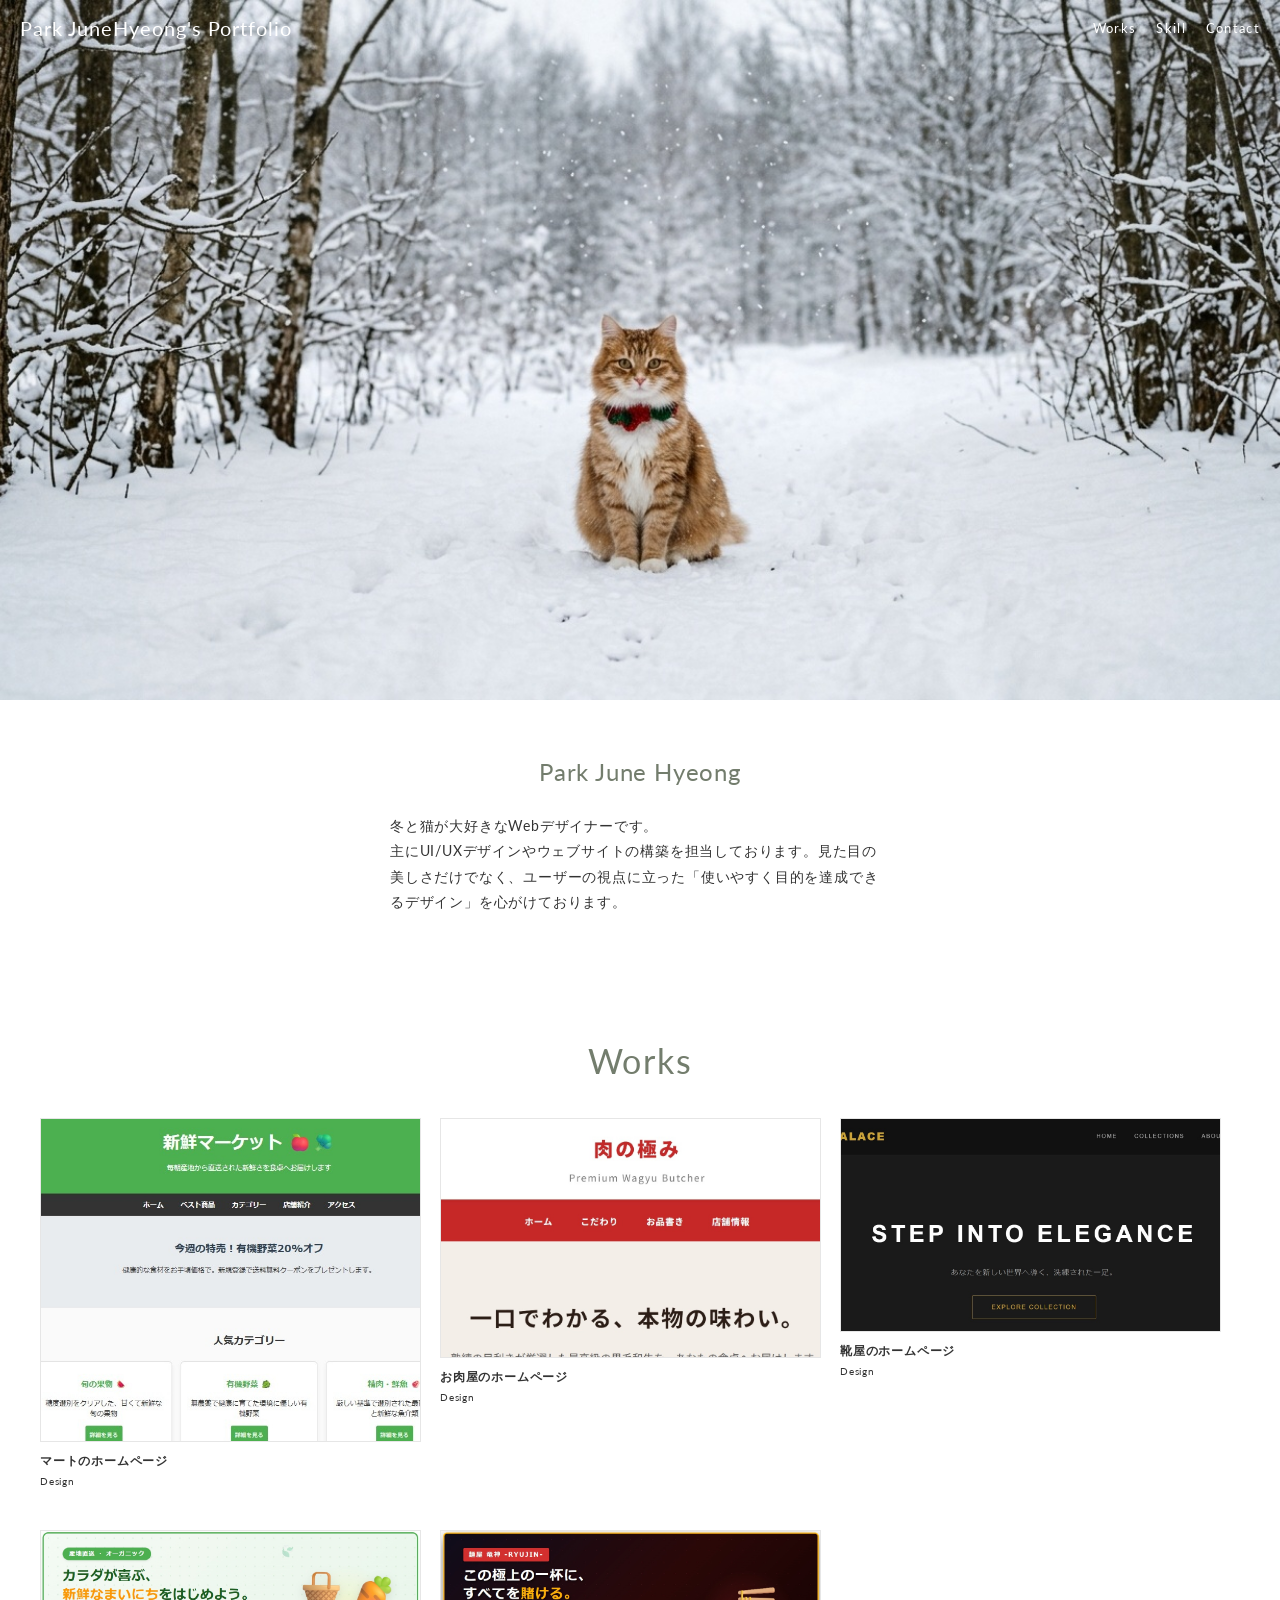
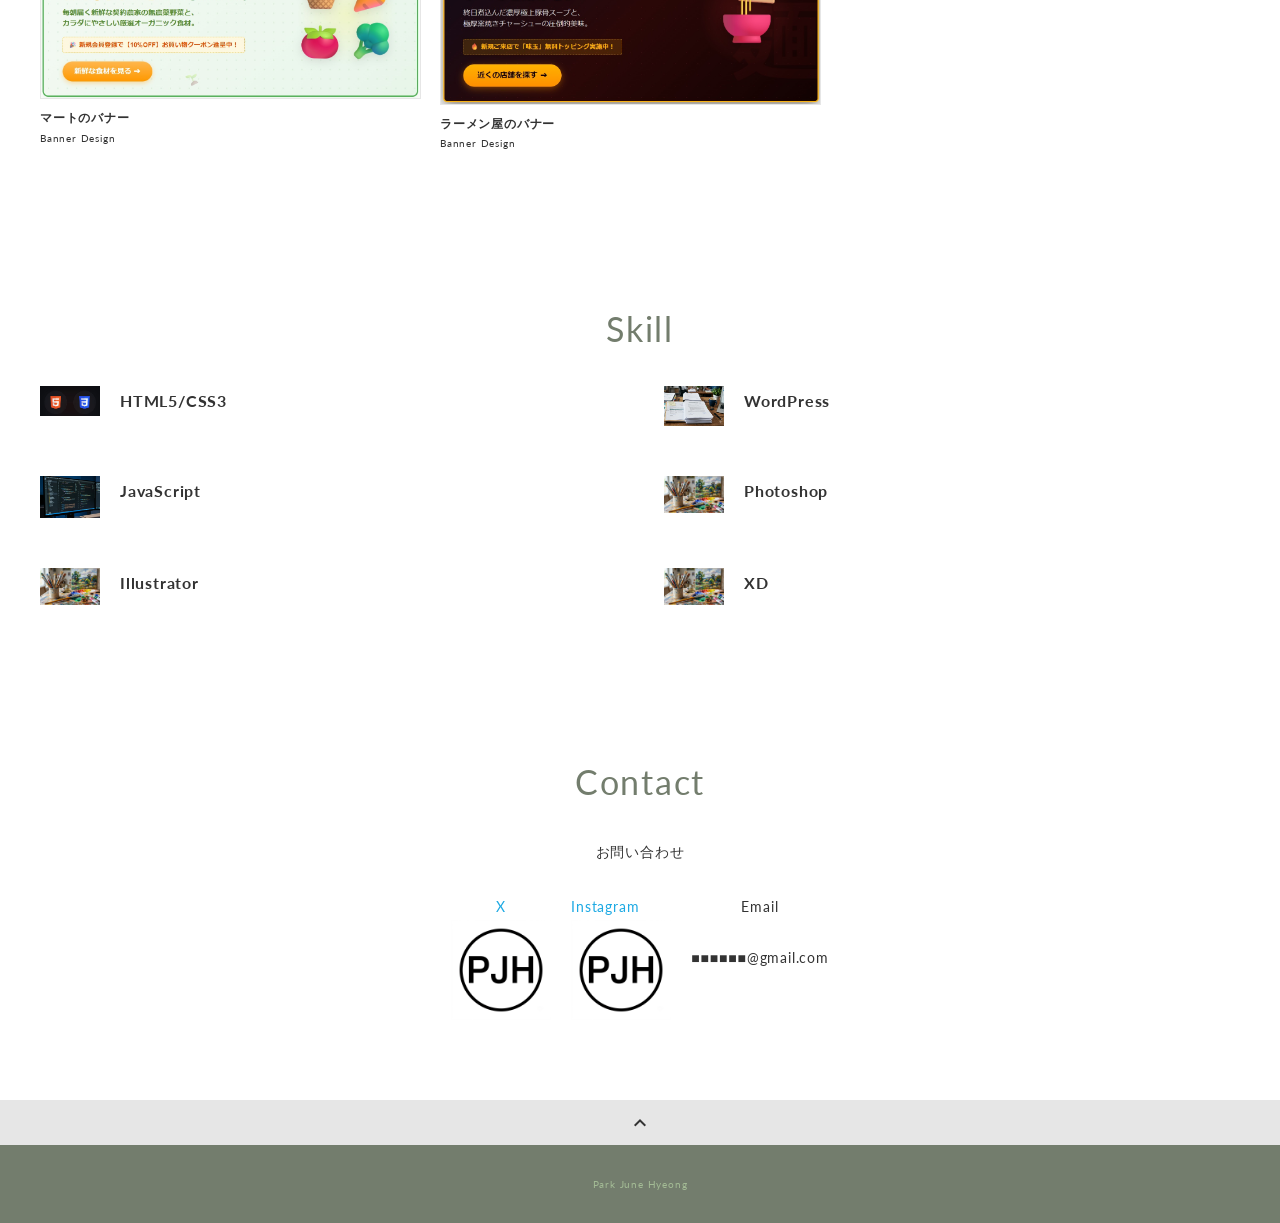
<file: wi260051_portfolio_/index.html>
<!DOCTYPE html>
<html>
<head> 
  <meta charset="utf-8">
  <meta name="viewport" content="width=device-width,initial-scale=1.0,user-scalable=no">
  <meta property='og:type' content='website'>
  <meta property='og:title' content='WebデザイナーPark June Hyeong ポートフォリオ'>
  <meta property='og:url' content='URLが入る'>
  <meta property='og:description' content='Park June Hyeongのポートフォリオサイトです。'>
  <meta property="og:image" content="img/ogp.png">
  <meta name="description" content="Park June Hyeongのポートフォリオサイトです" />
  <title>Park JuneHyeong ポートフォリオ</title>
  <link rel="preconnect" href="https://fonts.gstatic.com">
  <link href="https://fonts.googleapis.com/css2?family=Lato&display=swap" rel="stylesheet">
  <link href="https://fonts.googleapis.com/css?family=Material+Icons+Outlined" rel="stylesheet">
  <link href="css/ress.css" media="all" rel="stylesheet" type="text/css" />
  <link href="css/style.css" media="all" rel="stylesheet" type="text/css" />
  <link rel="shortcut icon" href="img/favicon.ico" />
  <link rel=”canonical” href=”URLが入る” />
</head>

<body>
  <div class="wrapper">

    <!-- header -->
    <header class="header">
      <div class="header-inner">
        <h1 class="header-logo">
          <a href="./index.html">Park JuneHyeong's Portfolio</a>
        </h1>
        <nav class="header-nav">
          <ul class="header-nav-list">
            <li class="header-nav-item"><a href="#works">Works</a></li>
            <li class="header-nav-item"><a href="#skill">Skill</a></li>
            <li class="header-nav-item"><a href="#contact">Contact</a></li>
          </ul>
        </nav>
      </div>
    </header>
    <!-- /header -->

    <main class="content">

      <!-- main-visual -->
      <div class="main-visual">
        <div class="main-visual-img"></div>
      </div>
      <!-- /main-visual -->

      <div class="profile">
        <div class="inner">
          <p class="profile-title">Park June Hyeong</p>
          <p class="profile-text">
            冬と猫が大好きなWebデザイナーです。<br> 主にUI/UXデザインやウェブサイトの構築を担当しております。見た目の美しさだけでなく、ユーザーの視点に立った「使いやすく目的を達成できるデザイン」を心がけております。
          </p>
        </div>
      </div>

      <!-- works -->
      <section class="works section" id="works">
        <div class="inner">
          <h2 class="title">Works</h2>
          <div class="works-list">
            <a class="works-item" href="sample1.html">
              <p class="works-img"><img src="img/sample1-thumb.jpg"  alt="" /></p>
              <p class="works-name">マートのホームページ</p>
              <p class="works-info">Design</p>
            </a>
            <a class="works-item" href="sample2.html">
              <p class="works-img"><img src="img/sample2-thumb.jpg" alt="" /></p>
              <p class="works-name">お肉屋のホームページ</p>
              <p class="works-info">Design</p>
            </a>
            <a class="works-item" href="sample3.html">
              <p class="works-img"><img src="img/sample3-thumb.jpg"  alt="" /></p>
              <p class="works-name">靴屋のホームページ</p>
              <p class="works-info">Design</p>
            </a>
            <a class="works-item" href="sample4.html">
              <p class="works-img"><img src="img/sample4-thumb.jpg" alt="" /></p>
              <p class="works-name">マートのバナー</p>
              <p class="works-info">Banner Design</p>
            </a>
            <a class="works-item" href="sample5.html">
              <p class="works-img"><img src="img/sample5-thumb.jpg" alt="" /></p>
              <p class="works-name">ラーメン屋のバナー</p>
              <p class="works-info">Banner Design</p>
            </a>
          </div>
        </div>
      </section>
      <!-- /works -->

      <!-- skill -->
      <section class="skill section" id="skill">
        <div class="inner">
          <h2 class="title">Skill</h2>
          <div class="skill-list">
            <div class="skill-item">
              <p class="skill-img"><img src="img/html.jpg" alt=""></p>
              <div class="skill-body">
                <h3 class="skill-name">HTML5/CSS3</h3>
                <p class="skill-text">
                  </p>
              </div>
            </div>
            <div class="skill-item">
              <p class="skill-img"><img src="img/icon_skill1.png" alt=""></p>
              <div class="skill-body">
                <h3 class="skill-name">WordPress</h3>
                <p class="skill-text">
                  </p>
              </div>
            </div>
            <div class="skill-item">
              <p class="skill-img"><img src="img/icon_skill3.png" alt=""></p>
              <div class="skill-body">
                <h3 class="skill-name">JavaScript</h3>
                <p class="skill-text">
                  </p>
              </div>
            </div>
            <div class="skill-item">
              <p class="skill-img"><img src="img/icon_skill2.png" alt=""></p>
              <div class="skill-body">
                <h3 class="skill-name">Photoshop</h3>
                <p class="skill-text">
                  </p>
              </div>
            </div>
            <div class="skill-item">
              <p class="skill-img"><img src="img/icon_skill2.png" alt=""></p>
              <div class="skill-body">
                <h3 class="skill-name">Illustrator</h3>
                <p class="skill-text">
                  </p>
              </div>
            </div>
            <div class="skill-item">
              <p class="skill-img"><img src="img/icon_skill2.png" alt=""></p>
              <div class="skill-body">
                <h3 class="skill-name">XD</h3>
                <p class="skill-text">
                  </p>
              </div>
            </div>
          </div>
        </div>
      </section>
      <!-- /skill -->

      <!-- contact -->
      <section class="contact section" id="contact">
        <div class="inner">
          <h2 class="title">Contact</h2>
          <p class="lead">
            お問い合わせ<br class="sp-only"></p>
          <div class="contact-list">
            <a class="contact-item" href="https://x.com/" target="_blank" rel="noopener"><p>X</p><img src="img/PJH.png" width="100"></a>
            <a class="contct-item" href="https://www.instagram.com/" target="_blank" rel="noopener" ><p>Instagram</p><img src="img/PJH.png" width="100"></a>
            <span class="contact-item">Email<br></br><p>■■■■■■@gmail.com</p></span>
          </div>
        </div>
      </section>
      <!-- /contact -->
      <div class="page-top" id="js-page-top">
        <span class="material-icons-outlined">expand_less</span>
      </div>
    </main>

    <!-- footer -->
    <footer class="footer">
      <div class="copyright">Park June Hyeong</div>
    </footer>
    <!-- /footer -->

  </div>
  <script src="https://ajax.googleapis.com/ajax/libs/jquery/3.5.1/jquery.min.js"></script>
  <script type='text/javascript' src="js/script.js"></script>
</body>
</html>
</file>
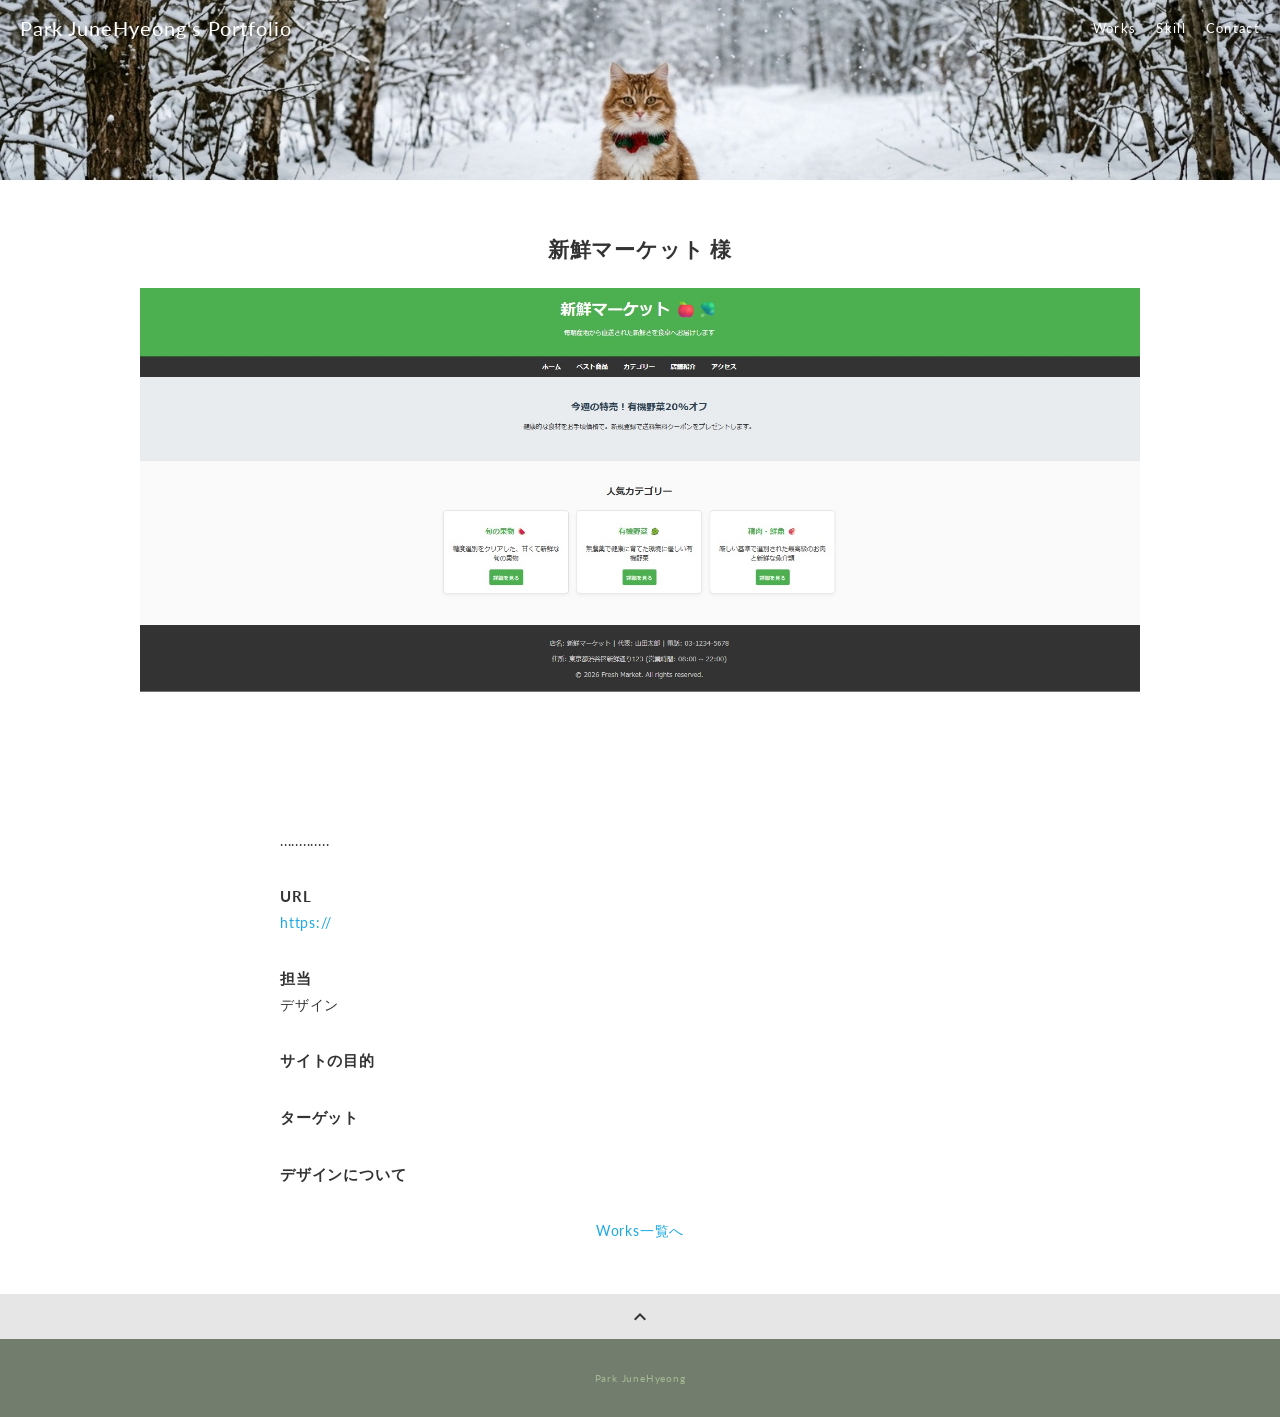
<file: wi260051_portfolio_/sample1.html>
<!DOCTYPE html>
<html>
<head>
  <meta charset="utf-8">
  <meta name="viewport" content="width=device-width,initial-scale=1.0,user-scalable=no">
  <meta property='og:type' content='website'>
  <meta property='og:title' content='WebデザイナーHanako Yamada ポートフォリオ'>
  <meta property='og:url' content='URLが入る'>
  <meta property='og:description' content='Hanako Yamadaのポートフォリオサイトです。'>
  <meta property="og:image" content="img/ogp.png">
  <meta name="description" content="Hanako Yamadaのポートフォリオサイトです" />
  <title>Park JuneHyeong ポートフォリオ</title>
  <link rel="preconnect" href="https://fonts.gstatic.com">
  <link href="https://fonts.googleapis.com/css2?family=Lato&display=swap" rel="stylesheet">
  <link href="https://fonts.googleapis.com/css?family=Material+Icons+Outlined" rel="stylesheet">
  <link href="css/ress.css" media="all" rel="stylesheet" type="text/css" />
  <link href="css/style.css" media="all" rel="stylesheet" type="text/css" />
  <link rel="shortcut icon" href="img/favicon.ico" />
  <link rel=”canonical” href=”URLが入る” />
</head>
 
<body>
  <div class="wrapper">

    <!-- header -->
    <header class="header">
      <div class="header-inner">
        <h1 class="header-logo">
          <a href="./index.html">Park JuneHyeong's Portfolio</a>
        </h1>
        <nav class="header-nav">
          <ul class="header-nav-list">
            <li class="header-nav-item"><a href="./index.html#works">Works</a></li>
            <li class="header-nav-item"><a href="./index.html#skill">Skill</a></li>
            <li class="header-nav-item"><a href="./index.html#contact">Contact</a></li>
          </ul>
        </nav>
      </div>
    </header>
    <!-- /header -->

    <main class="content">

      <!-- sub-main-visual -->
      <div class="sub-main-visual">
        <div class="sub-main-visual-img"></div>
      </div>
      <!-- /sub-main-visual -->

      <article class="article">
        <div class="article-inner">
          <h2 class="article-title">新鮮マーケット 様</h2>
          <p class="article-img">
            <img src="img/sample1.jpg" alt="">
          </p>
          <div class="article-body">
            <p>.............
            </p>
            <h3 class="article-info-title">URL</h3>
            <p><a href="https://" target="_blank" rel="noopener">https://</a></p>
            <h3 class="article-info-title">担当</h3>
            <p>デザイン</p>
            <h3 class="article-info-title">サイトの目的</h3>
            <p></p>
            <h3 class="article-info-title">ターゲット</h3>
            <p></p>
            <h3 class="article-info-title">デザインについて</h3>
            <p>
              </p>
          </div>
          <div class="home-link">
            <a href="./index.html#works">Works一覧へ</a>
          </div>
        </div>
      </article>



      <div class="page-top" id="js-page-top">
        <span class="material-icons-outlined">expand_less</span>
      </div>
    </main>

    <!-- footer -->
    <footer class="footer">
      <div class="copyright">Park JuneHyeong</div>
    </footer>
    <!-- /footer -->

  </div>
  <script src="https://ajax.googleapis.com/ajax/libs/jquery/3.5.1/jquery.min.js"></script>
  <script type='text/javascript' src="js/script.js"></script>
</body>
</html>
</file>
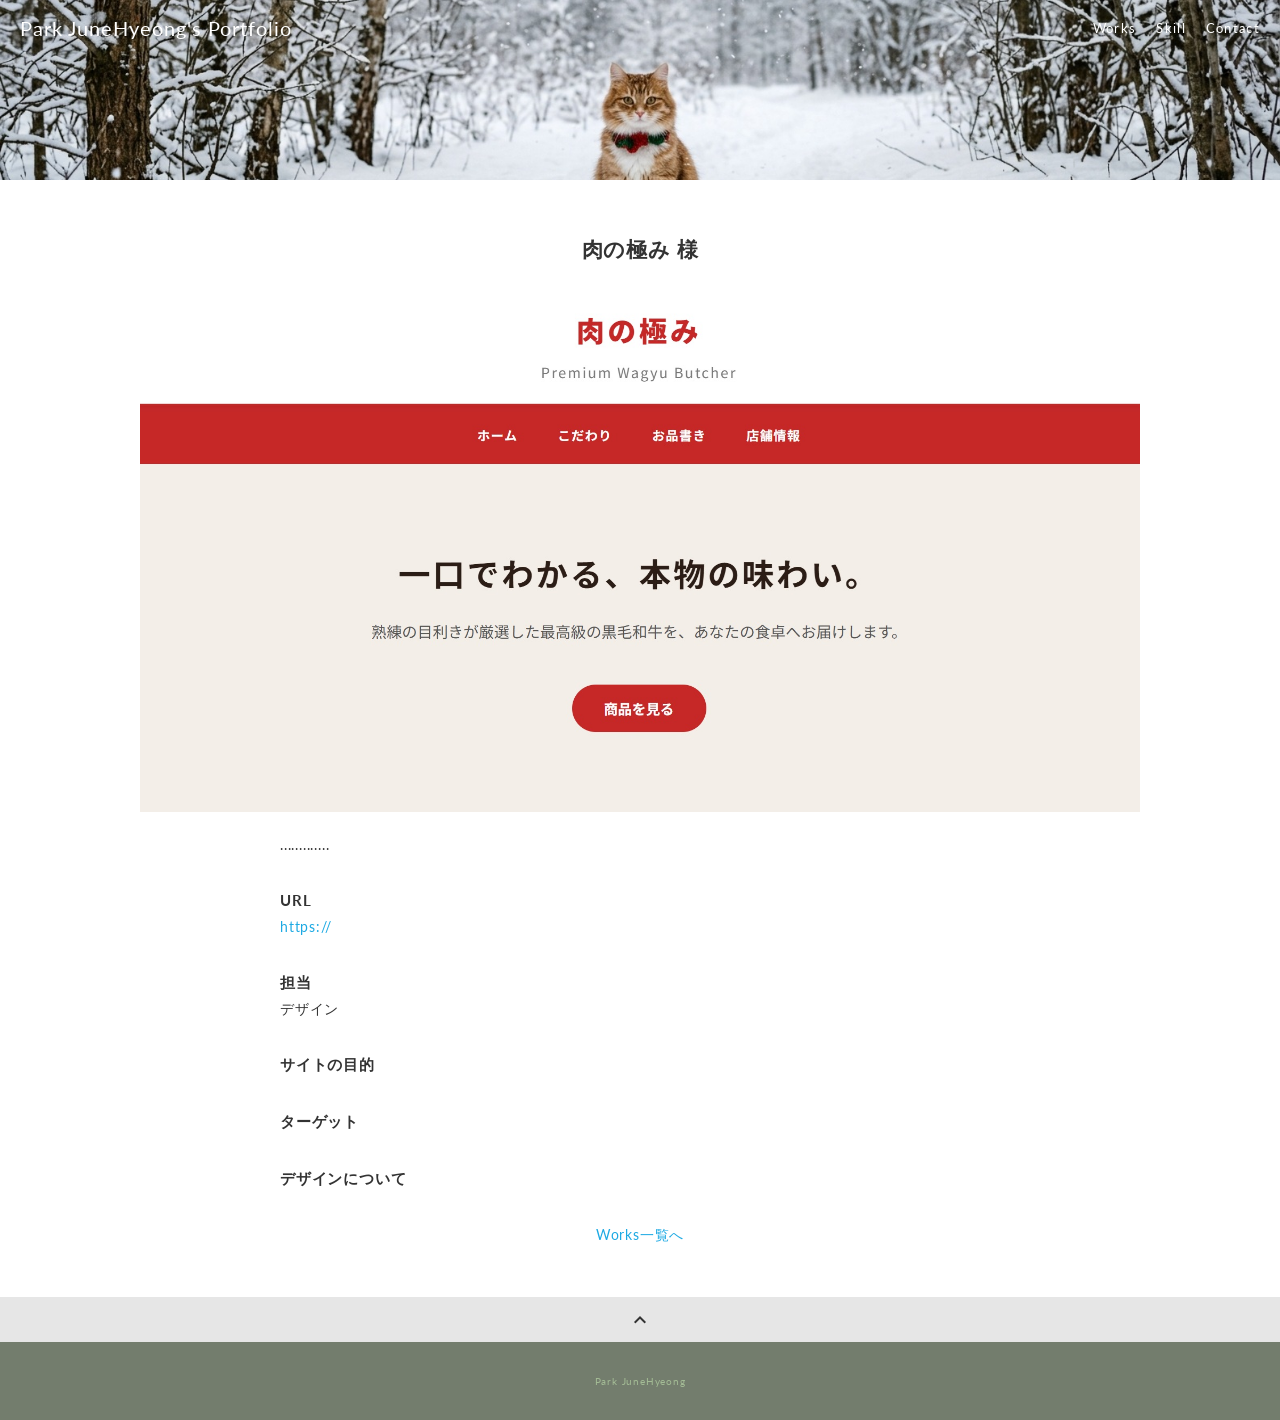
<file: wi260051_portfolio_/sample2.html>
<!DOCTYPE html>
<html>
<head>
  <meta charset="utf-8">
  <meta name="viewport" content="width=device-width,initial-scale=1.0,user-scalable=no">
  <meta property='og:type' content='website'>
  <meta property='og:title' content='WebデザイナーHanako Yamada ポートフォリオ'>
  <meta property='og:url' content='URLが入る'>
  <meta property='og:description' content='Hanako Yamadaのポートフォリオサイトです。'>
  <meta property="og:image" content="img/ogp.png">
  <meta name="description" content="Hanako Yamadaのポートフォリオサイトです" />
  <title>Park JuneHyeong ポートフォリオ</title>
  <link rel="preconnect" href="https://fonts.gstatic.com">
  <link href="https://fonts.googleapis.com/css2?family=Lato&display=swap" rel="stylesheet">
  <link href="https://fonts.googleapis.com/css?family=Material+Icons+Outlined" rel="stylesheet">
  <link href="css/ress.css" media="all" rel="stylesheet" type="text/css" />
  <link href="css/style.css" media="all" rel="stylesheet" type="text/css" />
  <link rel="shortcut icon" href="img/favicon.ico" />
  <link rel=”canonical” href=”URLが入る” />
</head>

<body>
  <div class="wrapper">

    <!-- header -->
    <header class="header">
      <div class="header-inner">
        <h1 class="header-logo">
          <a href="./index.html">Park JuneHyeong's Portfolio</a>
        </h1>
        <nav class="header-nav">
          <ul class="header-nav-list">
            <li class="header-nav-item"><a href="./index.html#works">Works</a></li>
            <li class="header-nav-item"><a href="./index.html#skill">Skill</a></li>
            <li class="header-nav-item"><a href="./index.html#contact">Contact</a></li>
          </ul>
        </nav>
      </div>
    </header>
    <!-- /header -->

    <main class="content">

      <!-- sub-main-visual -->
      <div class="sub-main-visual">
        <div class="sub-main-visual-img"></div>
      </div>
      <!-- /sub-main-visual -->


      <article class="article">
        <div class="article-inner">
          <h2 class="article-title">肉の極み 様</h2>
          <p class="article-img">
            <img src="img/sample2.jpg" alt="">
          </p>
          <div class="article-body">
            <p>.............
            </p>
            <h3 class="article-info-title">URL</h3>
            <p><a href="https://" target="_blank" rel="noopener">https://</a></p>
            <h3 class="article-info-title">担当</h3>
            <p>デザイン</p>
            <h3 class="article-info-title">サイトの目的</h3>
            <p></p>
            <h3 class="article-info-title">ターゲット</h3>
            <p></p>
            <h3 class="article-info-title">デザインについて</h3>
            <p>
              </p>
          </div>
          <div class="home-link">
            <a href="./index.html#works">Works一覧へ</a>
          </div>
        </div>
      </article>


      <div class="page-top" id="js-page-top">
        <span class="material-icons-outlined">expand_less</span>
      </div>
    </main>

    <!-- footer -->
    <footer class="footer">
      <div class="copyright">Park JuneHyeong</div>
    </footer>
    <!-- /footer -->

  </div>
  <script src="https://ajax.googleapis.com/ajax/libs/jquery/3.5.1/jquery.min.js"></script>
  <script type='text/javascript' src="js/script.js"></script>
</body>
</html>
</file>
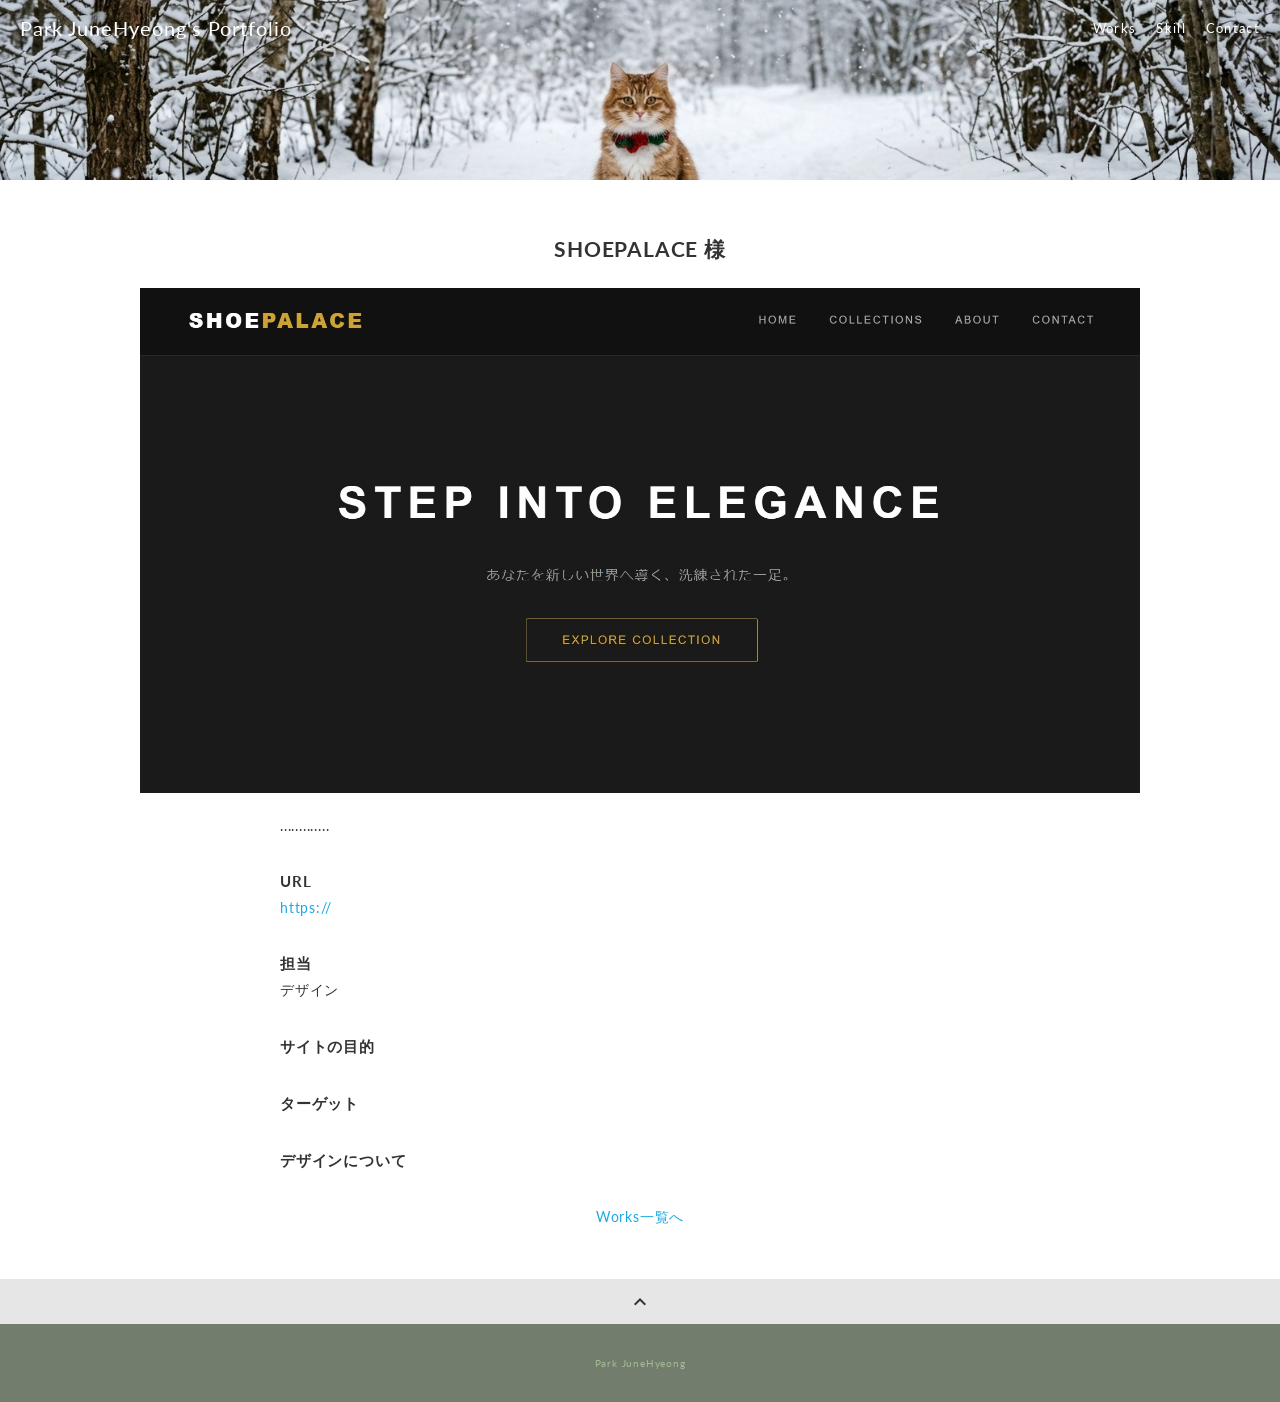
<file: wi260051_portfolio_/sample3.html>
<!DOCTYPE html>
<html>
<head>
  <meta charset="utf-8">
  <meta name="viewport" content="width=device-width,initial-scale=1.0,user-scalable=no">
  <meta property='og:type' content='website'>
  <meta property='og:title' content='WebデザイナーHanako Yamada ポートフォリオ'>
  <meta property='og:url' content='URLが入る'>
  <meta property='og:description' content='Hanako Yamadaのポートフォリオサイトです。'>
  <meta property="og:image" content="img/ogp.png">
  <meta name="description" content="Hanako Yamadaのポートフォリオサイトです" />
  <title>Park JuneHyeong ポートフォリオ</title>
  <link rel="preconnect" href="https://fonts.gstatic.com">
  <link href="https://fonts.googleapis.com/css2?family=Lato&display=swap" rel="stylesheet">
  <link href="https://fonts.googleapis.com/css?family=Material+Icons+Outlined" rel="stylesheet">
  <link href="css/ress.css" media="all" rel="stylesheet" type="text/css" />
  <link href="css/style.css" media="all" rel="stylesheet" type="text/css" />
  <link rel="shortcut icon" href="img/favicon.ico" />
  <link rel=”canonical” href=”URLが入る” />
</head>

<body>
  <div class="wrapper">

    <!-- header -->
    <header class="header">
      <div class="header-inner">
        <h1 class="header-logo">
          <a href="./index.html">Park JuneHyeong's Portfolio</a>
        </h1>
        <nav class="header-nav">
          <ul class="header-nav-list">
            <li class="header-nav-item"><a href="./index.html#works">Works</a></li>
            <li class="header-nav-item"><a href="./index.html#skill">Skill</a></li>
            <li class="header-nav-item"><a href="./index.html#contact">Contact</a></li>
          </ul>
        </nav>
      </div>
    </header>
    <!-- /header -->

    <main class="content">

      <!-- sub-main-visual -->
      <div class="sub-main-visual">
        <div class="sub-main-visual-img"></div>
      </div>
      <!-- /sub-main-visual -->


      <article class="article">
        <div class="article-inner">
          <h2 class="article-title">SHOEPALACE 様</h2>
          <p class="article-img">
            <img src="img/sample3.jpg" alt="">
          </p>
          <div class="article-body">
            <p>.............
            </p>
            <h3 class="article-info-title">URL</h3>
            <p><a href="https://" target="_blank" rel="noopener">https://</a></p>
            <h3 class="article-info-title">担当</h3>
            <p>デザイン</p>
            <h3 class="article-info-title">サイトの目的</h3>
            <p></p>
            <h3 class="article-info-title">ターゲット</h3>
            <p></p>
            <h3 class="article-info-title">デザインについて</h3>
            <p>
              </p>
          </div>
          <div class="home-link">
            <a href="./index.html#works">Works一覧へ</a>
          </div>
        </div>
      </article>



      <div class="page-top" id="js-page-top">
        <span class="material-icons-outlined">expand_less</span>
      </div>
    </main>

    <!-- footer -->
    <footer class="footer">
      <div class="copyright">Park JuneHyeong</div>
    </footer>
    <!-- /footer -->

  </div>
  <script src="https://ajax.googleapis.com/ajax/libs/jquery/3.5.1/jquery.min.js"></script>
  <script type='text/javascript' src="js/script.js"></script>
</body>
</html>
</file>
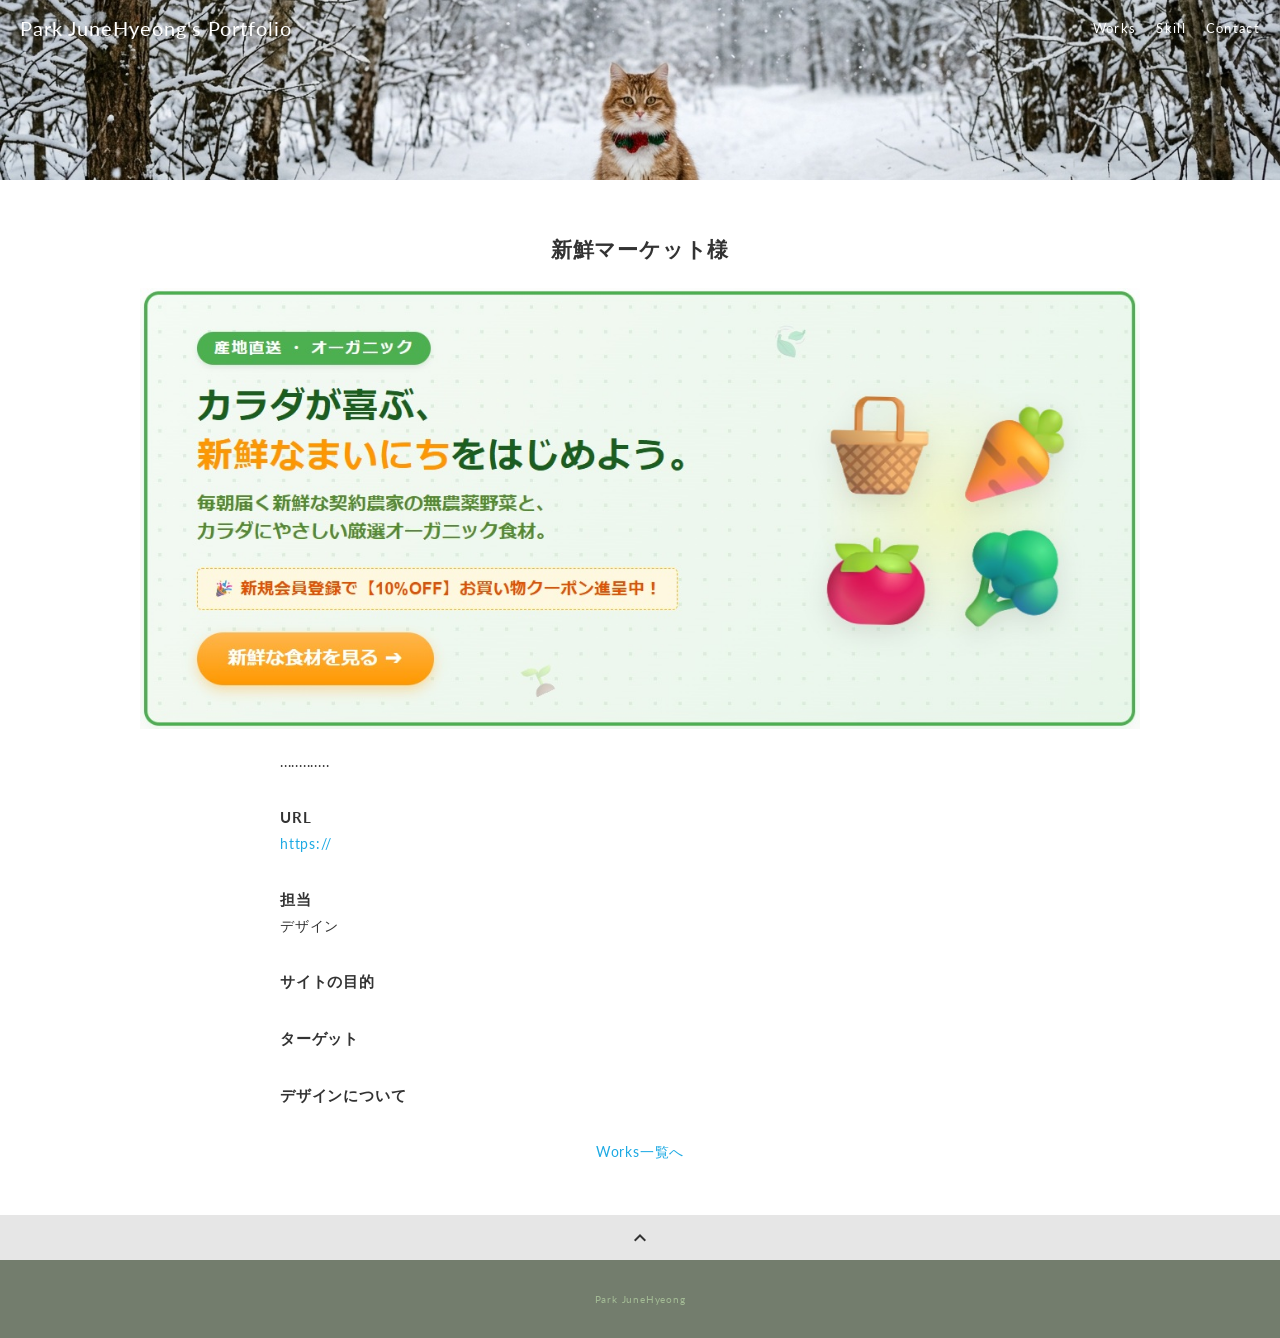
<file: wi260051_portfolio_/sample4.html>
<!DOCTYPE html>
<html>
<head>
  <meta charset="utf-8">
  <meta name="viewport" content="width=device-width,initial-scale=1.0,user-scalable=no">
  <meta property='og:type' content='website'>
  <meta property='og:title' content='WebデザイナーHanako Yamada ポートフォリオ'>
  <meta property='og:url' content='URLが入る'>
  <meta property='og:description' content='Hanako Yamadaのポートフォリオサイトです。'>
  <meta property="og:image" content="img/ogp.png">
  <meta name="description" content="Hanako Yamadaのポートフォリオサイトです" />
  <title>Park JuneHyeong ポートフォリオ</title>
  <link rel="preconnect" href="https://fonts.gstatic.com">
  <link href="https://fonts.googleapis.com/css2?family=Lato&display=swap" rel="stylesheet">
  <link href="https://fonts.googleapis.com/css?family=Material+Icons+Outlined" rel="stylesheet">
  <link href="css/ress.css" media="all" rel="stylesheet" type="text/css" />
  <link href="css/style.css" media="all" rel="stylesheet" type="text/css" />
  <link rel="shortcut icon" href="img/favicon.ico" />
  <link rel=”canonical” href=”URLが入る” />
</head>

<body>
  <div class="wrapper">

    <!-- header -->
    <header class="header">
      <div class="header-inner">
        <h1 class="header-logo">
          <a href="./index.html">Park JuneHyeong's Portfolio</a>
        </h1>
        <nav class="header-nav">
          <ul class="header-nav-list">
            <li class="header-nav-item"><a href="./index.html#works">Works</a></li>
            <li class="header-nav-item"><a href="./index.html#skill">Skill</a></li>
            <li class="header-nav-item"><a href="./index.html#contact">Contact</a></li>
          </ul>
        </nav>
      </div>
    </header>
    <!-- /header -->

    <main class="content">

      <!-- sub-main-visual -->
      <div class="sub-main-visual">
        <div class="sub-main-visual-img"></div>
      </div>
      <!-- /sub-main-visual -->


      <article class="article">
        <div class="article-inner">
          <h2 class="article-title">新鮮マーケット様</h2>
          <p class="article-img">
            <img src="img/sample4.jpg" alt="">
          </p>
          <div class="article-body">
            <p>.............
            </p>
            <h3 class="article-info-title">URL</h3>
            <p><a href="https://" target="_blank" rel="noopener">https://</a></p>
            <h3 class="article-info-title">担当</h3>
            <p>デザイン</p>
            <h3 class="article-info-title">サイトの目的</h3>
            <p></p>
            <h3 class="article-info-title">ターゲット</h3>
            <p></p>
            <h3 class="article-info-title">デザインについて</h3>
            <p>
              </p>
          </div>
          <div class="home-link">
            <a href="./index.html#works">Works一覧へ</a>
          </div>
        </div>
      </article>



      <div class="page-top" id="js-page-top">
        <span class="material-icons-outlined">expand_less</span>
      </div>
    </main>

    <!-- footer -->
    <footer class="footer">
      <div class="copyright">Park JuneHyeong</div>
    </footer>
    <!-- /footer -->

  </div>
  <script src="https://ajax.googleapis.com/ajax/libs/jquery/3.5.1/jquery.min.js"></script>
  <script type='text/javascript' src="js/script.js"></script>
</body>
</html>
</file>
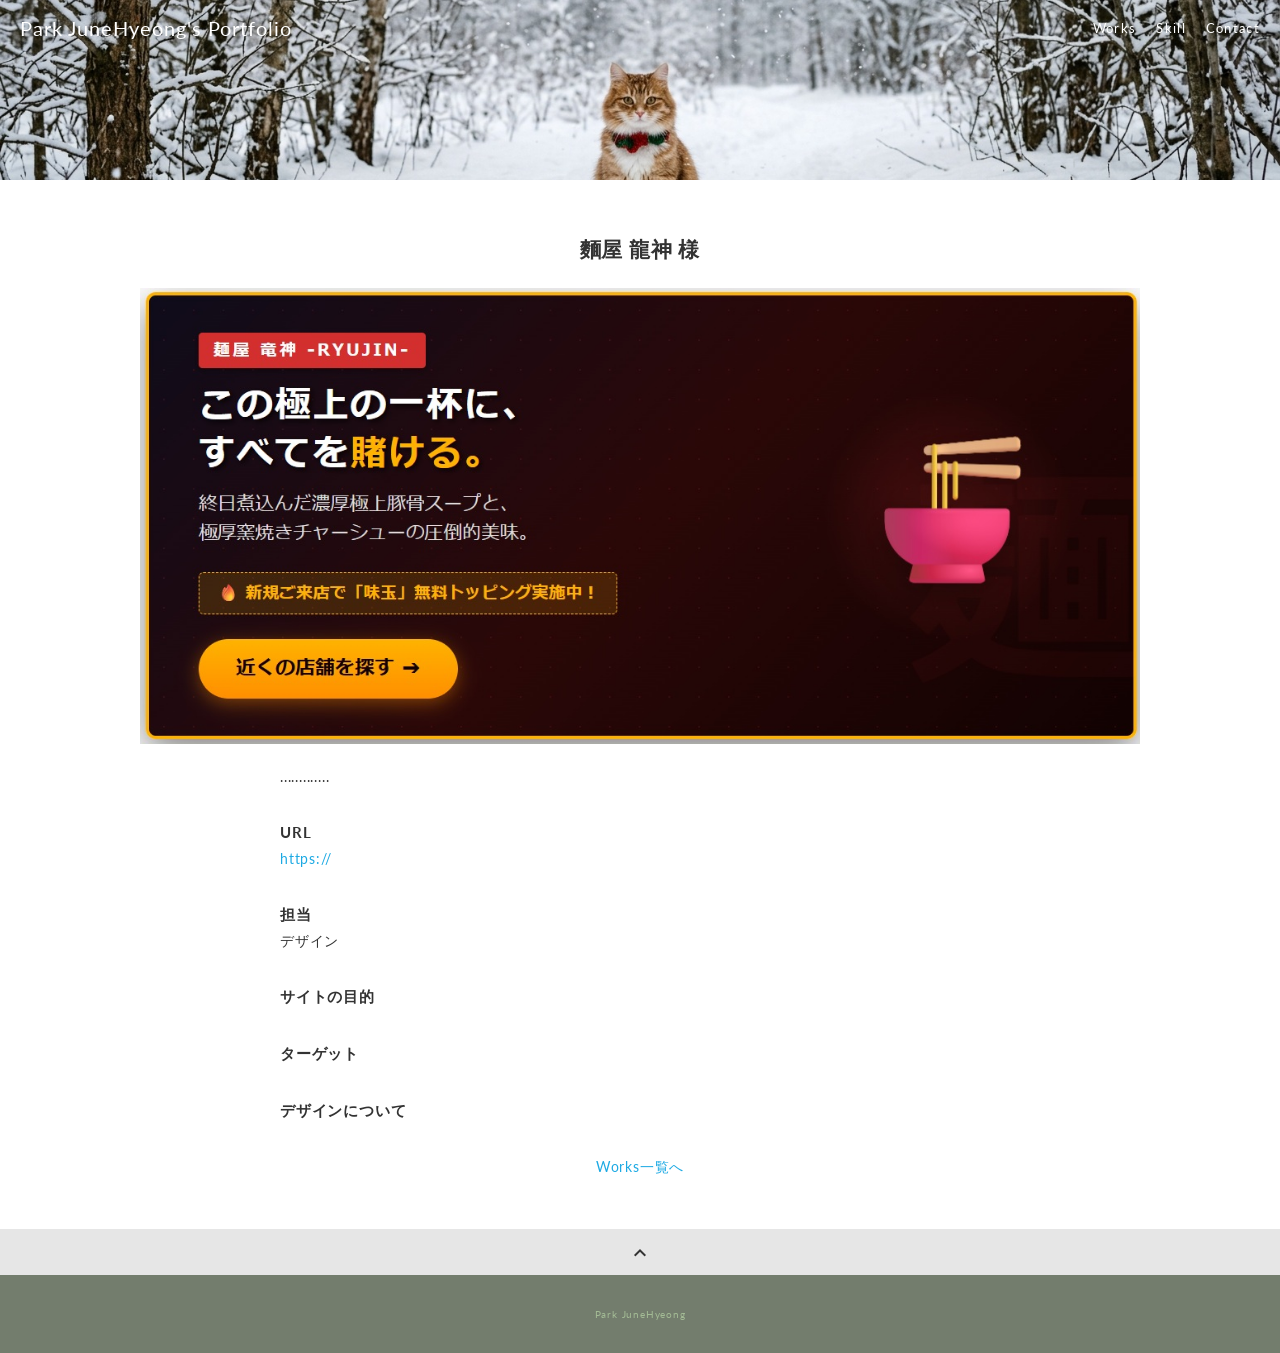
<file: wi260051_portfolio_/sample5.html>
<!DOCTYPE html>
<html>
<head>
  <meta charset="utf-8">
  <meta name="viewport" content="width=device-width,initial-scale=1.0,user-scalable=no">
  <meta property='og:type' content='website'>
  <meta property='og:title' content='WebデザイナーHanako Yamada ポートフォリオ'>
  <meta property='og:url' content='URLが入る'>
  <meta property='og:description' content='Hanako Yamadaのポートフォリオサイトです。'>
  <meta property="og:image" content="img/ogp.png">
  <meta name="description" content="Hanako Yamadaのポートフォリオサイトです" />
  <title>Park JuneHyeong ポートフォリオ</title>
  <link rel="preconnect" href="https://fonts.gstatic.com">
  <link href="https://fonts.googleapis.com/css2?family=Lato&display=swap" rel="stylesheet">
  <link href="https://fonts.googleapis.com/css?family=Material+Icons+Outlined" rel="stylesheet">
  <link href="css/ress.css" media="all" rel="stylesheet" type="text/css" />
  <link href="css/style.css" media="all" rel="stylesheet" type="text/css" />
  <link rel="shortcut icon" href="img/favicon.ico" />
  <link rel=”canonical” href=”URLが入る” />
</head>

<body>
  <div class="wrapper">

    <!-- header -->
    <header class="header">
      <div class="header-inner">
        <h1 class="header-logo">
          <a href="/index.html">Park JuneHyeong's Portfolio</a>
        </h1>
        <nav class="header-nav">
          <ul class="header-nav-list">
            <li class="header-nav-item"><a href="./index.html#works">Works</a></li>
            <li class="header-nav-item"><a href="./index.html#skill">Skill</a></li>
            <li class="header-nav-item"><a href="./index.html#contact">Contact</a></li>
          </ul>
        </nav>
      </div>
    </header>
    <!-- /header -->

    <main class="content">

      <!-- sub-main-visual -->
      <div class="sub-main-visual">
        <div class="sub-main-visual-img"></div>
      </div>
      <!-- /sub-main-visual -->


      <article class="article">
        <div class="article-inner">
          <h2 class="article-title">麵屋 龍神 様</h2>
          <p class="article-img">
            <img src="img/sample5.jpg" alt="">
          </p>
          <div class="article-body">
            <p>.............
            </p>
            <h3 class="article-info-title">URL</h3>
            <p><a href="https://" target="_blank" rel="noopener">https://</a></p>
            <h3 class="article-info-title">担当</h3>
            <p>デザイン</p>
            <h3 class="article-info-title">サイトの目的</h3>
            <p></p>
            <h3 class="article-info-title">ターゲット</h3>
            <p></p>
            <h3 class="article-info-title">デザインについて</h3>
            <p>
              </p>
          </div>
          <div class="home-link">
            <a href="./index.html#works">Works一覧へ</a>
          </div>
        </div>
      </article>



      <div class="page-top" id="js-page-top">
        <span class="material-icons-outlined">expand_less</span>
      </div>
    </main>

    <!-- footer -->
    <footer class="footer">
      <div class="copyright">Park JuneHyeong</div>
    </footer>
    <!-- /footer -->

  </div>
  <script src="https://ajax.googleapis.com/ajax/libs/jquery/3.5.1/jquery.min.js"></script>
  <script type='text/javascript' src="js/script.js"></script>
</body>
</html>
</file>
<file: wi260051_portfolio_/css/ress.css>
/*!
 * ress.css • v3.0.1
 * MIT License
 * github.com/filipelinhares/ress
 */

/* # =================================================================
   # Global selectors
   # ================================================================= */

html {
  box-sizing: border-box;
  word-break: normal;
  -moz-tab-size: 4;
  tab-size: 4;

  -webkit-text-size-adjust: 100%; /* Prevent adjustments of font size after orientation changes in iOS */
}

*,
::before,
::after {
  box-sizing: inherit;
  background-repeat: no-repeat; /* Set `background-repeat: no-repeat` to all elements and pseudo elements */
}

::before,
::after {
  vertical-align: inherit;
  text-decoration: inherit; /* Inherit text-decoration and vertical align to ::before and ::after pseudo elements */
}

* {
  margin: 0;
  padding: 0; /* Reset `padding` and `margin` of all elements */
}

/* # =================================================================
   # General elements
   # ================================================================= */

hr {
  overflow: visible; /* Show the overflow in Edge and IE */
  height: 0; /* Add the correct box sizing in Firefox */
}

details,
main {
  display: block; /* Render the `main` element consistently in IE. */
}

summary {
  display: list-item; /* Add the correct display in all browsers */
}

small {
  font-size: 80%; /* Set font-size to 80% in `small` elements */
}

[hidden] {
  display: none; /* Add the correct display in IE */
}

abbr[title] {
  /* Add the correct text decoration in Chrome, Edge, IE, Opera, and Safari */
  text-decoration: underline;
  text-decoration: underline dotted;
  border-bottom: none; /* Remove the bottom border in Chrome 57 */
}

a {
  background-color: transparent; /* Remove the gray background on active links in IE 10 */
}

a:active,
a:hover {
  outline-width: 0; /* Remove the outline when hovering in all browsers */
}

code,
kbd,
pre,
samp {
  font-family: monospace, monospace; /* Specify the font family of code elements */
}

pre {
  font-size: 1em; /* Correct the odd `em` font sizing in all browsers */
}

b,
strong {
  font-weight: bolder; /* Add the correct font weight in Chrome, Edge, and Safari */
}

/* https://gist.github.com/unruthless/413930 */
sub,
sup {
  position: relative;
  font-size: 75%;
  line-height: 0;
  vertical-align: baseline;
}

sub {
  bottom: -.25em;
}

sup {
  top: -.5em;
}

/* # =================================================================
   # Forms
   # ================================================================= */

input {
  border-radius: 0;
}

/* Replace pointer cursor in disabled elements */
[disabled] {
  cursor: default;
}

[type="number"]::-webkit-inner-spin-button,
[type="number"]::-webkit-outer-spin-button {
  height: auto; /* Correct the cursor style of increment and decrement buttons in Chrome */
}

[type="search"] {
  outline-offset: -2px; /* Correct the outline style in Safari */

  -webkit-appearance: textfield; /* Correct the odd appearance in Chrome and Safari */
}

[type="search"]::-webkit-search-decoration {
  -webkit-appearance: none; /* Remove the inner padding in Chrome and Safari on macOS */
}

textarea {
  overflow: auto; /* Internet Explorer 11+ */
  resize: vertical; /* Specify textarea resizability */
}

button,
input,
optgroup,
select,
textarea {
  font: inherit; /* Specify font inheritance of form elements */
}

optgroup {
  font-weight: bold; /* Restore the font weight unset by the previous rule */
}

button {
  overflow: visible; /* Address `overflow` set to `hidden` in IE 8/9/10/11 */
}

button,
select {
  text-transform: none; /* Firefox 40+, Internet Explorer 11- */
}

/* Apply cursor pointer to button elements */
button,
[type="button"],
[type="reset"],
[type="submit"],
[role="button"] {
  cursor: pointer;
  color: inherit;
}

/* Remove inner padding and border in Firefox 4+ */
button::-moz-focus-inner,
[type="button"]::-moz-focus-inner,
[type="reset"]::-moz-focus-inner,
[type="submit"]::-moz-focus-inner {
  padding: 0;
  border-style: none;
}

/* Replace focus style removed in the border reset above */
button:-moz-focusring,
[type="button"]::-moz-focus-inner,
[type="reset"]::-moz-focus-inner,
[type="submit"]::-moz-focus-inner {
  outline: 1px dotted ButtonText;
}

button,
html [type="button"],
/* Prevent a WebKit bug where (2) destroys native `audio` and `video`controls in Android 4 */
[type="reset"],
[type="submit"] {
  -webkit-appearance: button; /* Correct the inability to style clickable types in iOS */
}

/* Remove the default button styling in all browsers */
button,
input,
select,
textarea {
  border-style: none;
  background-color: transparent;
}

/* Style select like a standard input */
select {
  -webkit-appearance: none; /* Chrome 41+ */
  -moz-appearance: none; /* Firefox 36+ */
}

select::-ms-expand {
  display: none; /* Internet Explorer 11+ */
}

select::-ms-value {
  color: currentColor; /* Internet Explorer 11+ */
}

legend {
  display: table; /* Correct the text wrapping in Edge and IE */
  max-width: 100%; /* Correct the text wrapping in Edge and IE */
  max-width: 100%; /* Correct the text wrapping in Edge 18- and IE */
  white-space: normal; /* Correct the text wrapping in Edge and IE */
  color: inherit; /* Correct the color inheritance from `fieldset` elements in IE */
  border: 0; /* Correct `color` not being inherited in IE 8/9/10/11 */
}

::-webkit-file-upload-button {
  font: inherit; /* Change font properties to `inherit` in Chrome and Safari */
  color: inherit;
  /* Correct the inability to style clickable types in iOS and Safari */

  -webkit-appearance: button;
}

/* # =================================================================
   # Specify media element style
   # ================================================================= */

img {
  border-style: none; /* Remove border when inside `a` element in IE 8/9/10 */
}

/* Add the correct vertical alignment in Chrome, Firefox, and Opera */
progress {
  vertical-align: baseline;
}

/* # =================================================================
   # Accessibility
   # ================================================================= */

/* Hide content from screens but not screenreaders */
@media screen {
  [hidden~="screen"] {
    display: inherit;
  }
  [hidden~="screen"]:not(:active):not(:focus):not(:target) {
    position: absolute !important;
    clip: rect(0 0 0 0) !important;
  }
}

/* Specify the progress cursor of updating elements */
[aria-busy="true"] {
  cursor: progress;
}

/* Specify the pointer cursor of trigger elements */
[aria-controls] {
  cursor: pointer;
}

/* Specify the unstyled cursor of disabled, not-editable, or otherwise inoperable elements */
[aria-disabled] {
  cursor: default;
}
</file>
<file: wi260051_portfolio_/css/style.css>
body {
  font-family: "Lato","Helvetica Neue",Arial,"Hiragino Kaku Gothic ProN","Hiragino Sans",Meiryo,sans-serif;
  font-size: 14px;
  line-height: 1.8;
  letter-spacing: .8px;
  color: #333;
}

a {
  transition: opacity .3s;
  text-decoration: none;
  color: #1ca9e3;
}

img {
  max-width: 100%;
  height: auto;
  vertical-align: bottom;
  border-style: none;
}

ul,
li {
  list-style: none;
}

.pc-only {
  display: block;
}

.sp-only {
  display: none;
}

/*--------------------------------
 レイアウト
---------------------------------*/
.section {
  padding: 80px 0;
}

.inner {
  max-width: 1340px;
  margin: 0 auto;
  padding: 0 40px;
}

/*--------------------------------
 見出し
---------------------------------*/
.title {
  font-size: 34px;
  font-weight: normal;
  line-height: 1;
  margin-bottom: 40px;
  text-align: center;
  letter-spacing: .05em;
  color: #737d6d;
}

.lead {
  margin-bottom: 30px;
  text-align: center;
}

/*--------------------------------
ヘッダー
---------------------------------*/
.header {
  position: fixed;
  top: 0;
  z-index: 1;
  width: 100%;
  transition: background-color .6s;
}

.header.active {
  background-color: #737d6d;
}

.header-inner {
  display: flex;
  align-items: center;
  justify-content: space-between;
  padding: 15px 20px;
}

.header-logo {
  font-size: 20px;
  font-weight: normal;
  line-height: 1.2;
  margin-right: 20px;
  letter-spacing: .05em;
}

.header-logo a {
  color: #fff;
}

.header-nav-list {
  display: flex;
  justify-content: space-between;
}

.header-nav-item:not(:last-child) {
  margin-right: 20px;
}

.header-nav-item a {
  font-size: 13px;
  padding: 5px 0;
  letter-spacing: .1em;
  color: #fff;
}

.header-nav-item a:hover {
  opacity: .8;
}

/*--------------------------------
 メインビジュアル
---------------------------------*/
.main-visual-img {
  height: 700px;
  background-image: url(../img/mv.jpg);
  background-repeat: no-repeat;
  background-position: center center;
  background-size: cover;
}

.sub-main-visual-img {
  height: 180px;
  background-image: url(../img/mv.jpg);
  background-repeat: no-repeat;
  background-position: center center;
  background-size: cover;
}

/*--------------------------------
 プロフィール
---------------------------------*/
.profile {
  padding: 50px 0;
}

.profile-title {
  font-size: 24px;
  margin-bottom: 20px;
  text-align: center;
  color: #737d6d;
}

.profile-text {
  max-width: 500px;
  margin: 0 auto;
}

/*--------------------------------
 Works
---------------------------------*/
.works-list {
  display: flex;
  flex-wrap: wrap;
  margin-bottom: -40px;
}

.works-item {
  width: 31.74603%;
  margin-right: 1.58730%;
  margin-bottom: 40px;
  color: #333;
}

.works-item:hover {
  opacity: .9;
}

.works-item:nth-of-type(3n) {
  margin-right: 0;
}

.works-img img {
  border: 1px solid #e6e6e6;
}

.works-name {
  font-size: 12px;
  font-weight: bold;
  margin-top: 8px;
}

.works-info {
  font-size: 10px;
}

/*--------------------------------
 Skill
---------------------------------*/
.skill-list {
  display: flex;
  flex-wrap: wrap;
  justify-content: space-between;
  margin-bottom: -50px;
}

.skill-item {
  display: flex;
  align-items: flex-start;
  justify-content: space-between;
  width: 48%;
  margin-bottom: 50px;
}

.skill-img {
  width: 60px;
  height: auto;
  margin-right: 20px;
}

.skill-body {
  flex: 1;
}

.skill-name {
  margin-bottom: 3px;
}

/*--------------------------------
 Contact
---------------------------------*/
.contact-list {
  display: flex;
  flex-wrap: wrap;
  justify-content: center;
}

.contact-item {
  display: block;
  margin: 0 20px;
  text-align: center;
}

.contact-text {
  margin-top: 10px;
  text-align: center;
}
/*--------------------------------
 ページトップ
---------------------------------*/
.page-top {
  font-weight: bold;
  padding: 10px;
  cursor: pointer;
  text-align: center;
  background-color: #e6e6e6;
}

.page-top .material-icons-outlined {
  vertical-align: bottom;
}

/*--------------------------------
 フッター
---------------------------------*/
.footer {
  padding: 30px;
  background-color: #737d6d;
}

.copyright {
  font-size: 10px;
  text-align: center;
  color: #a3bb95;
}

/*--------------------------------
 下層：Worksページ
---------------------------------*/
.article {
  padding: 50px 0;
}

.article-inner {
  max-width: 1040px;
  margin: 0 auto;
  padding: 0 20px;
}

.article-title {
  margin-bottom: 20px;
  text-align: center;
}

.article-img {
  margin-bottom: 20px;
}

.article-body {
  max-width: 720px;
  margin: 0 auto;
}

.article-info-title {
  font-size: 15px;
}

.article-body img {
  margin-bottom: 30px;
}

.article-body p {
  margin-bottom: 30px;
}

.home-link {
  text-align: center;;
}

/*media Queries 767
----------------------------------------------------*/
@media screen and (max-width: 767px) {
  body {
    font-size: 13px;
    line-height: 1.7;
  }

  .pc-only {
    display: none;
  }

  .sp-only {
    display: block;
  }

  /* 見出し */
  .title {
    font-size: 26px;
    margin-bottom: 20px;
  }

  /* レイアウト */
  .section {
    padding: 40px 0;
  }

  .inner {
    padding: 0 15px;
  }

  /* ヘッダー */
  .header-logo {
    font-size: 16px;
  }

  .header-nav-item:not(:last-child) {
    margin-right: 10px;
  }

  .header-nav-item a {
    font-size: 12px;
  }

  /* メインビジュアル */
  .main-visual-img {
    height: 60vh;
    background-image: url(../img/sp_mv.jpg);
  }
  .sub-main-visual-img {
    height: 100px;
    background-image: url(../img/sp_mv.jpg);
  }

  /* プロフィール */
  .profile {
    padding: 30px 0;
  }
  .profile-title {
    font-size: 20px;
  }

  /* Works */
  .works-name {
    font-size: 10px;
  }

  .works-list {
    justify-content: space-between;
  }

  .works-item {
    flex: 0 0 48%;
    margin-right: 0;
    margin-bottom: 30px;
  }

  /* Skill */
  .skill-list {
    display: block;
    margin-bottom: 0;
  }

  .skill-item {
    width: 100%;
    margin-bottom: 35px;
  }

  .skill-item:last-child {
    margin-bottom: 0;
  }

  /* Contact */
  .contact-item {
    margin: 0 10px;
  }

  /* フッター */
  .footer {
    padding: 20px 0;
  }
}
</file>
